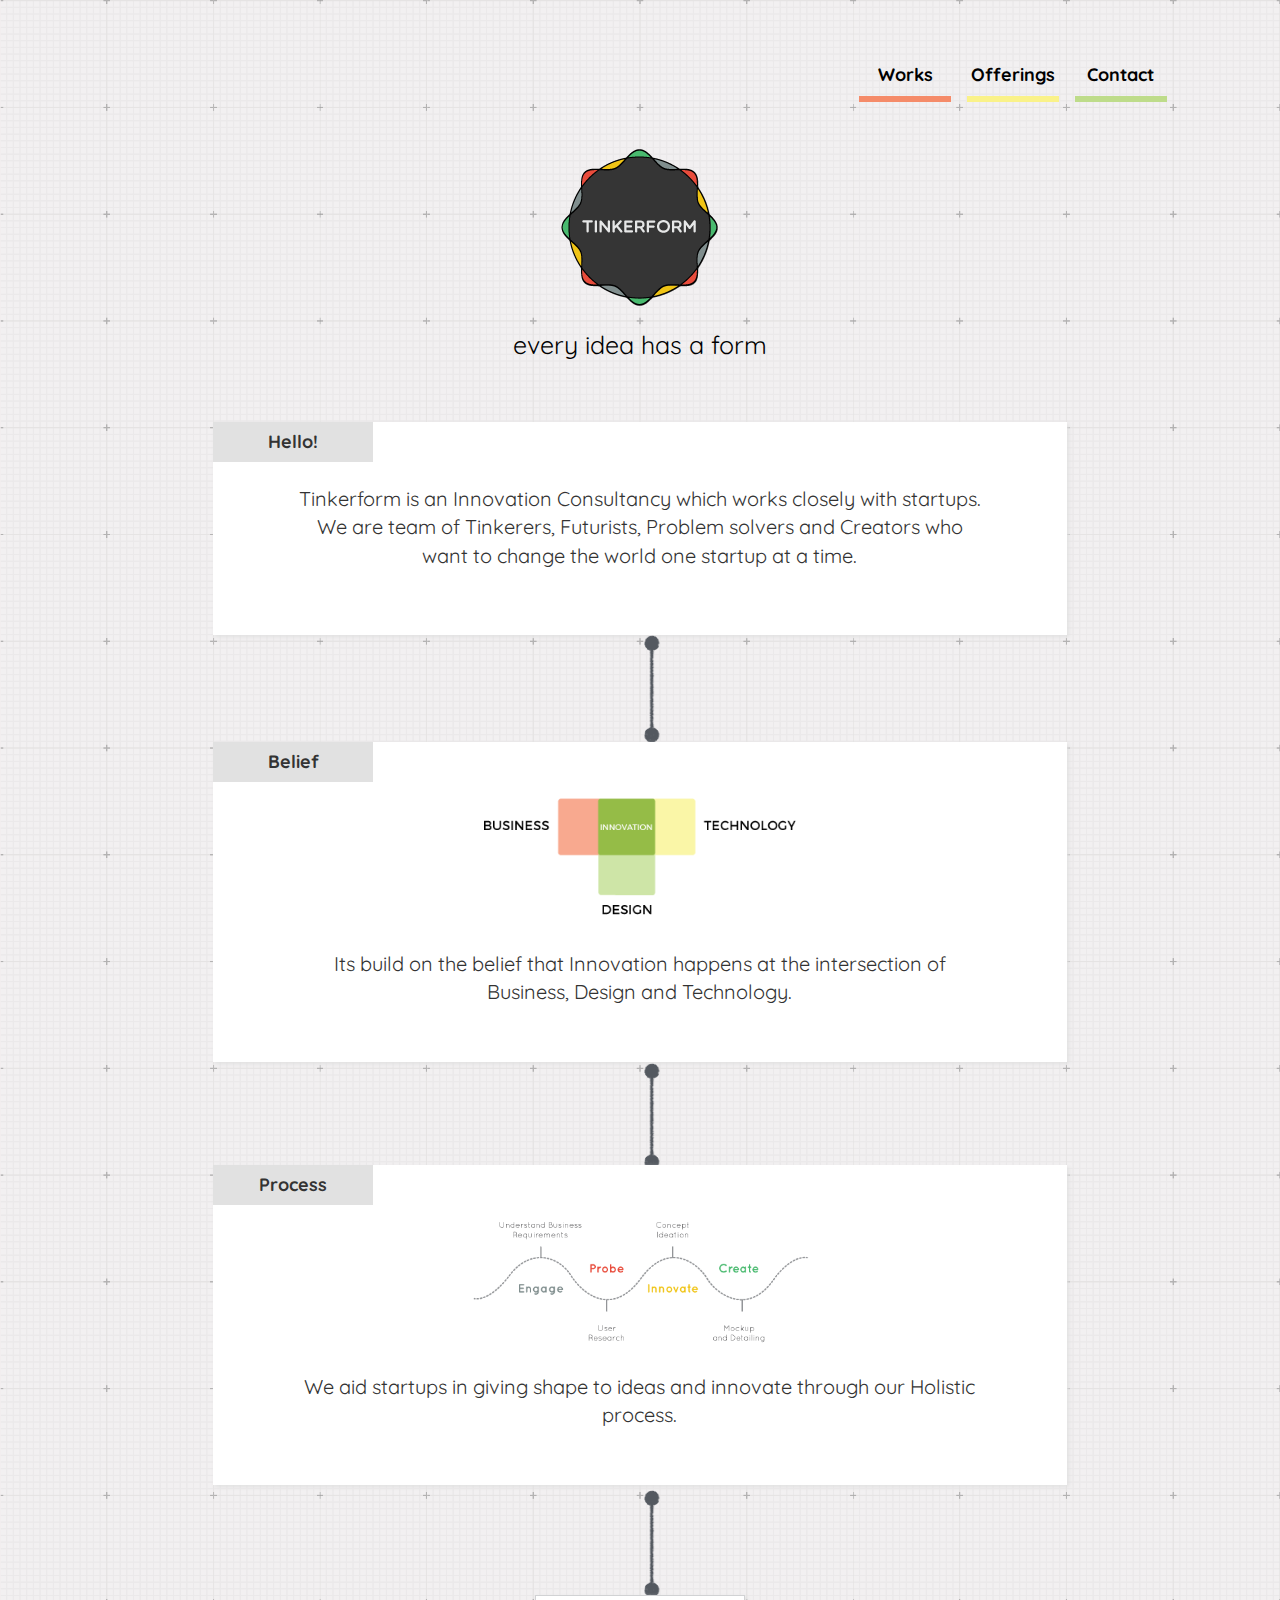
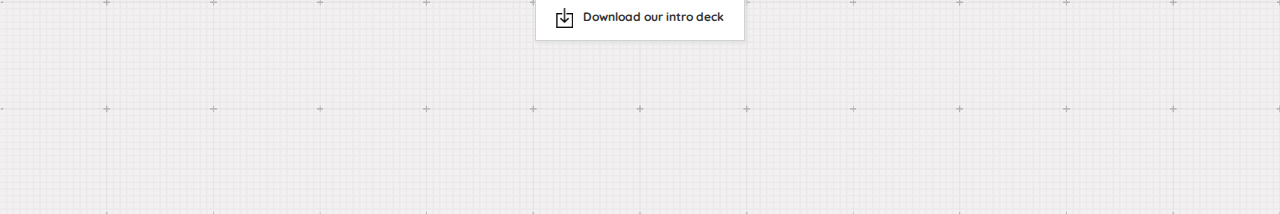
<file: index.html>
<!DOCTYPE html>
<html lang="en">
  <head>
	<link rel="icon" type="image/png" href="images/fevicon.png" />
    <meta charset="utf-8">
    <meta http-equiv="X-UA-Compatible" content="IE=edge">
    <meta name="viewport" content="width=device-width, initial-scale=1">
    <!-- The above 3 meta tags *must* come first in the head; any other head content must come *after* these tags -->
    <title>Tinkerform-every idea has a form</title>

    <!-- Bootstrap -->
    <link href="css/bootstrap.min.css" rel="stylesheet">
	<link href="css/custom.css" rel="stylesheet">
	<link href="css/media-queries.css" rel="stylesheet">
	<link href='http://fonts.googleapis.com/css?family=Quicksand' rel='stylesheet' type='text/css'>
	<link href='http://fonts.googleapis.com/css?family=Quicksand:400,700' rel='stylesheet' type='text/css'>
    <!-- HTML5 shim and Respond.js for IE8 support of HTML5 elements and media queries -->
    <!-- WARNING: Respond.js doesn't work if you view the page via file:// -->
    <!--[if lt IE 9]>
      <script src="https://oss.maxcdn.com/html5shiv/3.7.2/html5shiv.min.js"></script>
      <script src="https://oss.maxcdn.com/respond/1.4.2/respond.min.js"></script>
    <![endif]-->
  </head>
  <body>
  	<div class="header-small">
    <div class="navbar-toggle" title='Menu'>
      <div class="bar1"></div>
      <div class="bar2"></div>
      <div class="bar3"></div>
    </div>
    <nav class="nav-hide">
       <ul>
        <li><a href="index.html">Home</a></li>
        <li><a href="works.html">Works</a></li>
        <li><a href="offerings.html">Offerings</a></li>
        <li><a href="contacts.html">Contact Us</a></li>
      </ul>
    </nav>
  </div>
  <div class="header-small-logo text-center">
    <a href="index.html"><img src="images/Tinkerform-logo.png"></a>
  </div>
  	<div class="col-md-12 col-sm-12 header header-home">
   		<div class="col-md-offset-6 col-md-6 col-sm-offset-6 col-sm-6">
   			<div class="col-md-offset-4 col-sm-offset-2 head-nav">
	  			<a href="works.html"><div class="red-border"><b>Works</b></div></a>
	  			<a href="offerings.html"><div class="yellow-border"><b>Offerings</b></div></a>
	  			<a href="contacts.html"><div class="green-border"><b>Contact</b></div></a>
  			</div>
  		</div>
  	</div>
    <div class="outer col-md-12 col-sm-12 col-xs-12">  
			<div id="center" class="col-md-8 col-sm-offset-2 col-md-offset-2 col-lg-8 col-xs-12 col-sm-8">
			
				<div class="logo-box col-md-12 col-sm-12 col-xs-12">
					<div class="col-md-offset-2 col-md-8 col-xs-12 col-sm-offset-2 col-sm-8">
						<img src="images/Tinkerform-logo.png">
						<p>every idea has a form</p>
					</div>
				</div>
				<div class="col-md-12 col-sm-12 header-small-home">
			   		<div class="col-md-offset-6 col-md-6 col-sm-offset-6 col-sm-6">
			   			<div class="col-md-offset-4 col-sm-offset-2 head-nav">
				  			<a href="works.html"><div class="red-border"><b>Works</b></div></a>
				  			<a href="offerings.html"><div class="yellow-border"><b>Offerings</b></div></a>
				  			<a href="contacts.html"><div class="green-border"><b>Contact</b></div></a>
			  			</div>
			  		</div>
			  	</div>
				<div class="box box1 col-md-12 col-sm-12 col-xs-12 shadow">
					<div class="small-box text-center">
						<div><b>Hello!</b></div>
					</div>
					<p class="text-center">Tinkerform is an Innovation Consultancy which works closely with startups.<br/>
					We are team of Tinkerers, Futurists, Problem solvers and Creators who want to change the world one startup at a time.</p>
				</div>
				<div class="connector1 col-md-11 col-sm-12 col-xs-12">
					<div class="col-md-offset-6 col-md-1 text-center">
						<img src="images/connector.png">
					</div>
				</div>
				<div class="box text-center box2 col-md-12 col-sm-12 col-xs-12 shadow">
					<div class="small-box text-center">
						<div><b>Belief</b></div>
					</div>
					<img class="innovation-img" src="images/innovation.png">
					<p>Its build on the belief that Innovation happens at the intersection of Business, Design and Technology.</p>
				</div>
				<div class="connector2 col-md-11 col-sm-12 col-xs-12">
					<div class="col-md-offset-6 col-md-1 text-center">
						<img src="images/connector.png">
					</div>
				</div>
				<div class="box text-center box3 col-sm-12 col-md-12 col-xs-12 shadow">
					<div class="small-box text-center">
						<div><b>Process</b></div>
					</div>
					<img class="process-img" src="images/process.png">
					<p>We aid startups in giving shape to ideas and innovate through our Holistic process.</p>
				</div>
				<div class="connector3 col-md-11 col-sm-12 col-xs-12">
					<div class="col-md-offset-6 col-md-1 text-center">
						<img src="images/connector.png">
					</div>
				</div>
				<div class="box-download text-center col-md-12 col-sm-12 col-xs-12 ">
					<div class="col-md-offset-2 col-md-8 text-center">
						<div class="download-button shadow">
							<img src="images/download.png">Download our intro deck
						</div>
					</div>
				</div>
		
		</div>
	</div>
    <!-- jQuery (necessary for Bootstrap's JavaScript plugins) -->
    <script src="https://ajax.googleapis.com/ajax/libs/jquery/1.11.2/jquery.min.js"></script>
    <!-- Include all compiled plugins (below), or include individual files as needed -->
    <script type='text/javascript' src='js/navbar.js'></script>
    <script src="js/custom.js"></script>
    <script src="js/bootstrap.min.js"></script>
    <script src="https://ajax.googleapis.com/ajax/libs/jquery/2.1.3/jquery.min.js"></script>
	<script type="text/javascript" src="http://arrow.scrolltotop.com/arrow13.js"></script>
	<noscript>Not seeing a <a href="http://www.scrolltotop.com/">Scroll to Top Button</a>? Go to our FAQ page for more info.</noscript>

  </body>
</html>
</file>
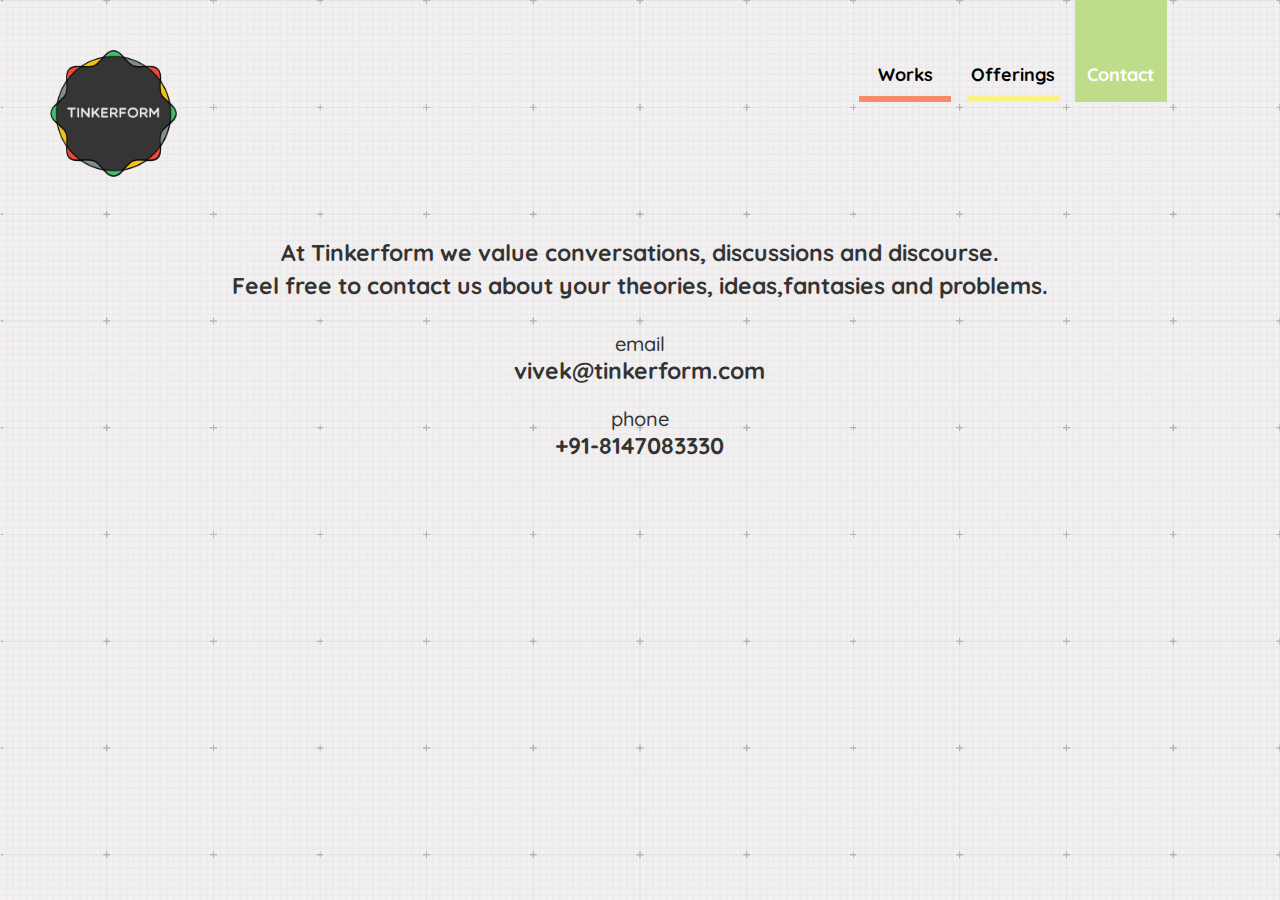
<file: contacts.html>
<!DOCTYPE html>
<html lang="en">
  <head>
  <link rel="icon" type="image/png" href="images/fevicon.png" />
    <meta charset="utf-8">
    <meta http-equiv="X-UA-Compatible" content="IE=edge">
    <meta name="viewport" content="width=device-width, initial-scale=1">
    <!-- The above 3 meta tags *must* come first in the head; any other head content must come *after* these tags -->
    <title>Tinkerform-every idea has a form</title>

    <!-- Bootstrap -->
    <link href="css/bootstrap.min.css" rel="stylesheet">
  <link href="css/custom.css" rel="stylesheet">
  <link href="css/media-queries.css" rel="stylesheet">
  <link href='http://fonts.googleapis.com/css?family=Quicksand' rel='stylesheet' type='text/css'>
  <link href='http://fonts.googleapis.com/css?family=Quicksand:400,700' rel='stylesheet' type='text/css'>
    <!-- HTML5 shim and Respond.js for IE8 support of HTML5 elements and media queries -->
    <!-- WARNING: Respond.js doesn't work if you view the page via file:// -->
    <!--[if lt IE 9]>
      <script src="https://oss.maxcdn.com/html5shiv/3.7.2/html5shiv.min.js"></script>
      <script src="https://oss.maxcdn.com/respond/1.4.2/respond.min.js"></script>
    <![endif]-->
  </head>
  <body>
      <div class="header-small">
    <div class="navbar-toggle" title='Menu'>
      <div class="bar1"></div>
      <div class="bar2"></div>
      <div class="bar3"></div>
    </div>
    <nav class="nav-hide">
       <ul>
        <li><a href="index.html">Home</a></li>
        <li><a href="works.html">Works</a></li>
        <li><a href="offerings.html">Offerings</a></li>
        <li><a href="contacts.html">Contact Us</a></li>
      </ul>
    </nav>
  </div>
  <div class="header-small-logo text-center">
    <a href="index.html"><img src="images/Tinkerform-logo.png"></a>
  </div>
    <div class="col-md-12 col-sm-12 header">
      <div class="col-md-6 col-sm-6 head_logo head_logo_small">
        <div>
          <a href="index.html"><img src="images/Tinkerform-logo.png"></a>
        </div>
      </div>
      <div class="col-md-6 col-sm-6">
        <div class="col-md-offset-4 col-sm-offset-2 head-nav">
          <a href="works.html"><div class="red-border"><b>Works</b></div></a>
          <a href="offerings.html"><div class="yellow-border"><b>Offerings</b></div></a>
          <a href="contacts.html"><div class="green-border back-green"><b>Contact</b></div></a>
        </div>
      </div>
    </div>
    <div class="col-md-12">
    <div>
    <div class="text-center col-md-12 col-sm-12 contacts">
      <div class="col-md-offset-1 col-md-10">
        <p>At Tinkerform we value conversations, discussions and discourse.<br/>Feel free to contact us about your theories, ideas,fantasies and problems.</p>
      </div>
    </div>
    <div class="col-md-12 col-sm-12 text-center contacts-detail">
      <div class="col-md-offset-1 col-md-10 padding-reset">
        <h3>email</h3>
        <p>vivek@tinkerform.com</p>
        <h3>phone</h3>
        <p>+91-8147083330</p>
      </div>
    </div>
    </div>
    </div>
    <!-- jQuery (necessary for Bootstrap's JavaScript plugins) -->
    <script src="https://ajax.googleapis.com/ajax/libs/jquery/1.11.2/jquery.min.js"></script>
    <!-- Include all compiled plugins (below), or include individual files as needed -->
    <script type='text/javascript' src='js/navbar.js'></script>
    <script src="js/custom.js"></script>
    <script src="js/bootstrap.min.js"></script>
    <script src="https://ajax.googleapis.com/ajax/libs/jquery/2.1.3/jquery.min.js"></script>
    <script type="text/javascript" src="http://arrow.scrolltotop.com/arrow13.js"></script>
    <noscript>Not seeing a <a href="http://www.scrolltotop.com/">Scroll to Top Button</a>? Go to our FAQ page for more info.</noscript>

  </body>
</html>
</file>
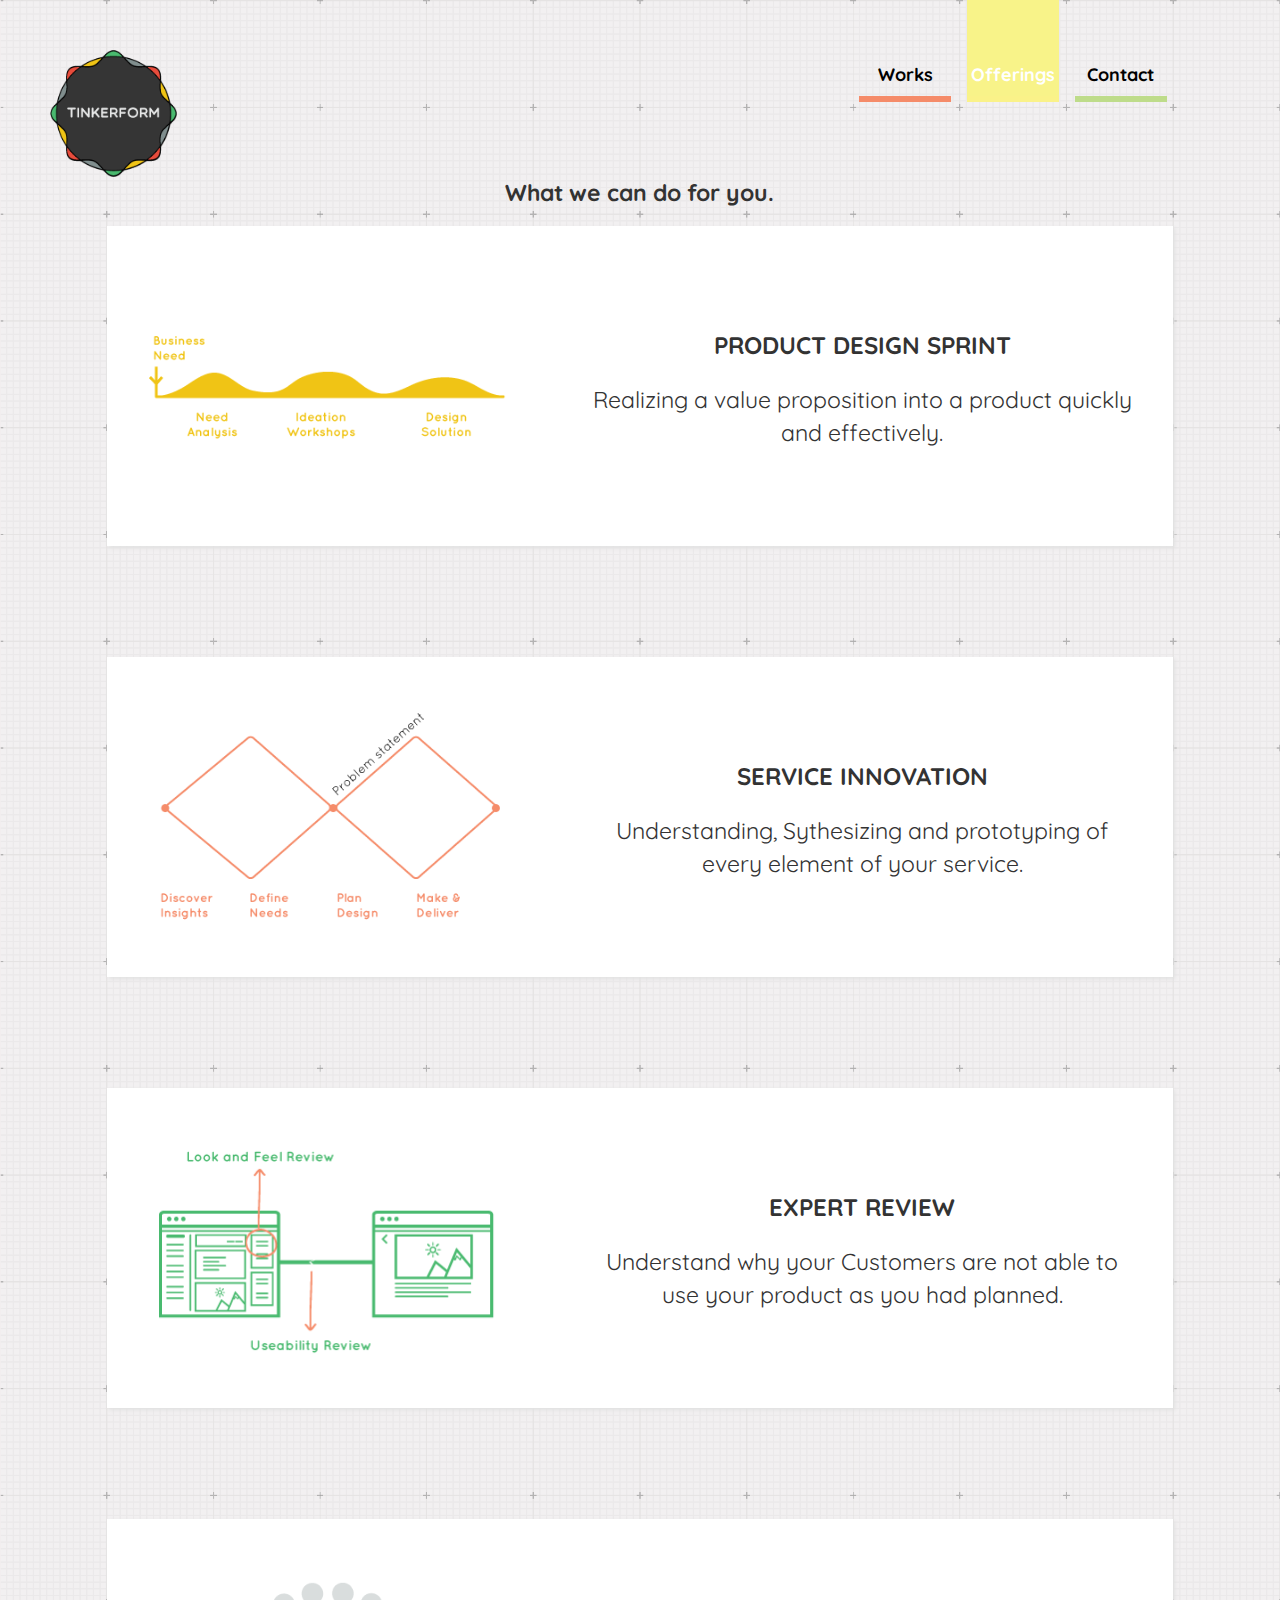
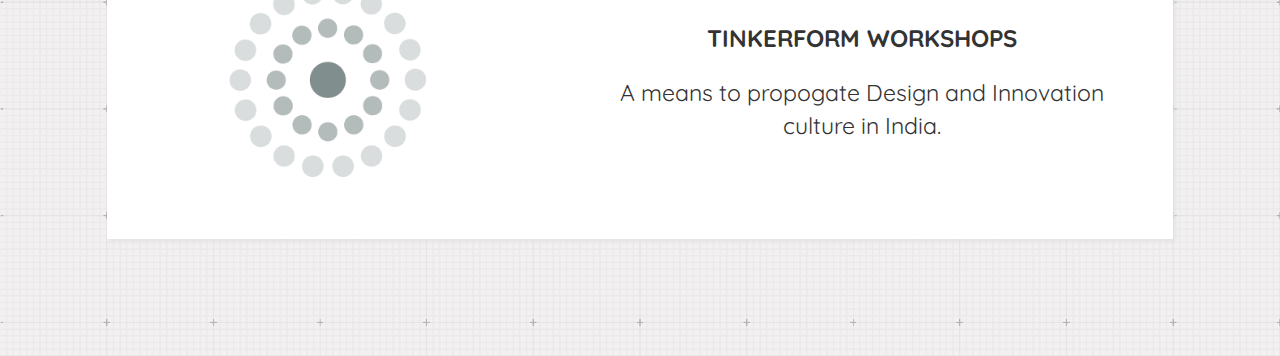
<file: offerings.html>
<!DOCTYPE html>
<html lang="en">
  <head>
  <link rel="icon" type="image/png" href="images/fevicon.png" />
    <meta charset="utf-8">
    <meta http-equiv="X-UA-Compatible" content="IE=edge">
    <meta name="viewport" content="width=device-width, initial-scale=1">
    <!-- The above 3 meta tags *must* come first in the head; any other head content must come *after* these tags -->
    <title>Tinkerform-every idea has a form</title>

    <!-- Bootstrap -->
    <link href="css/bootstrap.min.css" rel="stylesheet">
  <link href="css/custom.css" rel="stylesheet">
  <link href="css/media-queries.css" rel="stylesheet">
  <link href='http://fonts.googleapis.com/css?family=Quicksand' rel='stylesheet' type='text/css'>
  <link href='http://fonts.googleapis.com/css?family=Quicksand:400,700' rel='stylesheet' type='text/css'>
    <!-- HTML5 shim and Respond.js for IE8 support of HTML5 elements and media queries -->
    <!-- WARNING: Respond.js doesn't work if you view the page via file:// -->
    <!--[if lt IE 9]>
      <script src="https://oss.maxcdn.com/html5shiv/3.7.2/html5shiv.min.js"></script>
      <script src="https://oss.maxcdn.com/respond/1.4.2/respond.min.js"></script>
    <![endif]-->
  </head>
  <body>
    <div class="header-small">
    <div class="navbar-toggle" title='Menu'>
      <div class="bar1"></div>
      <div class="bar2"></div>
      <div class="bar3"></div>
    </div>
    <nav class="nav-hide">
       <ul>
        <li><a href="index.html">Home</a></li>
        <li><a href="works.html">Works</a></li>
        <li><a href="offerings.html">Offerings</a></li>
        <li><a href="contacts.html">Contact Us</a></li>
      </ul>
    </nav>
  </div>
  <div class="header-small-logo text-center">
    <a href="index.html"><img src="images/Tinkerform-logo.png"></a>
  </div>

    <div class="col-md-12 col-sm-12 header">
      <div class="col-md-6 col-sm-6 head_logo head_logo_small">
        <div>
          <a href="index.html"><img src="images/Tinkerform-logo.png"></a>
        </div>
      </div>
      <div class="col-md-6 col-sm-6">
        <div class="col-md-offset-4 col-sm-offset-2 head-nav">
          <a href="works.html"><div class="red-border"><b>Works</b></div></a>
          <a href="offerings.html"><div class="yellow-border back-yellow"><b>Offerings</b></div></a>
          <a href="contacts.html"><div class="green-border"><b>Contact</b></div></a>
        </div>
      </div>
    </div>
    <div class="offering-heading text-center col-md-12 col-sm-12">
      <div class="col-md-offset-1 col-md-10">
        <p><b>What we can do for you.</b></p>
      </div>
    </div>
    <div class="col-md-12 offerings col-sm-12">
      <div class="col-md-offset-1 col-md-10 padding-reset">
        <div class="offering-1 col-md-12 shadow">
          <div class="col-md-5 col-sm-5 col-xs-12 service2 text-center">
            <div>
              <img src="images/services/service-2.png">
            </div>
          </div>
          <div class="col-md-7 col-sm-7 col-xs-12 service2-content">
            <div>
              <h3><b>PRODUCT DESIGN SPRINT</b></h3>
              <p>Realizing a value proposition into a product quickly and effectively.</p>
            </div>
          </div>
        </div>
        <div class="offering-2 col-md-12 shadow">
          <div class="col-md-5 col-sm-5 col-xs-12 service1 text-center">
            <div>
              <img src="images/services/service-1.png">
            </div>
          </div>
          <div class="col-md-7 col-sm-7 col-xs-12 service1-content">
            <div>
              <h3><b>SERVICE INNOVATION</b></h3>
              <p>Understanding, Sythesizing and prototyping of every element of your service.</p>
            </div>
          </div>
        </div>
        <div class="offering-3 col-md-12 shadow">
          <div class="col-md-5 col-sm-5 col-xs-12 service3 text-center">
            <div>
              <img src="images/services/service-3.png">
            </div>
          </div>
          <div class="col-md-7 col-sm-7 col-xs-12 service3-content">
            <div>
              <h3><b>EXPERT REVIEW</b></h3>
              <p>Understand why your Customers are not able to use your product as you had planned.</p>
            </div>
          </div>
        </div>
        <div class="offering-4 col-md-12 shadow">
          <div class="col-md-5 col-sm-5 col-xs-12 service1 text-center">
            <div>
              <img src="images/services/service-4.png">
            </div>
          </div>
          <div class="col-md-7 col-sm-7 col-xs-12 service4-content">
            <div>
              <h3><b>TINKERFORM WORKSHOPS</b></h3>
              <p>A means to propogate Design and Innovation culture in India.</p>
            </div>
          </div>
        </div>
      </div>
    </div>
    <!-- jQuery (necessary for Bootstrap's JavaScript plugins) -->
    <script src="https://ajax.googleapis.com/ajax/libs/jquery/1.11.2/jquery.min.js"></script>
    <!-- Include all compiled plugins (below), or include individual files as needed -->
   <script type='text/javascript' src='js/navbar.js'></script>
    <script src="js/custom.js"></script>
    <script src="js/bootstrap.min.js"></script>
    <script src="https://ajax.googleapis.com/ajax/libs/jquery/2.1.3/jquery.min.js"></script>
    <script type="text/javascript" src="http://arrow.scrolltotop.com/arrow13.js"></script>
    <noscript>Not seeing a <a href="http://www.scrolltotop.com/">Scroll to Top Button</a>? Go to our FAQ page for more info.</noscript>

  </body>
</html>
</file>
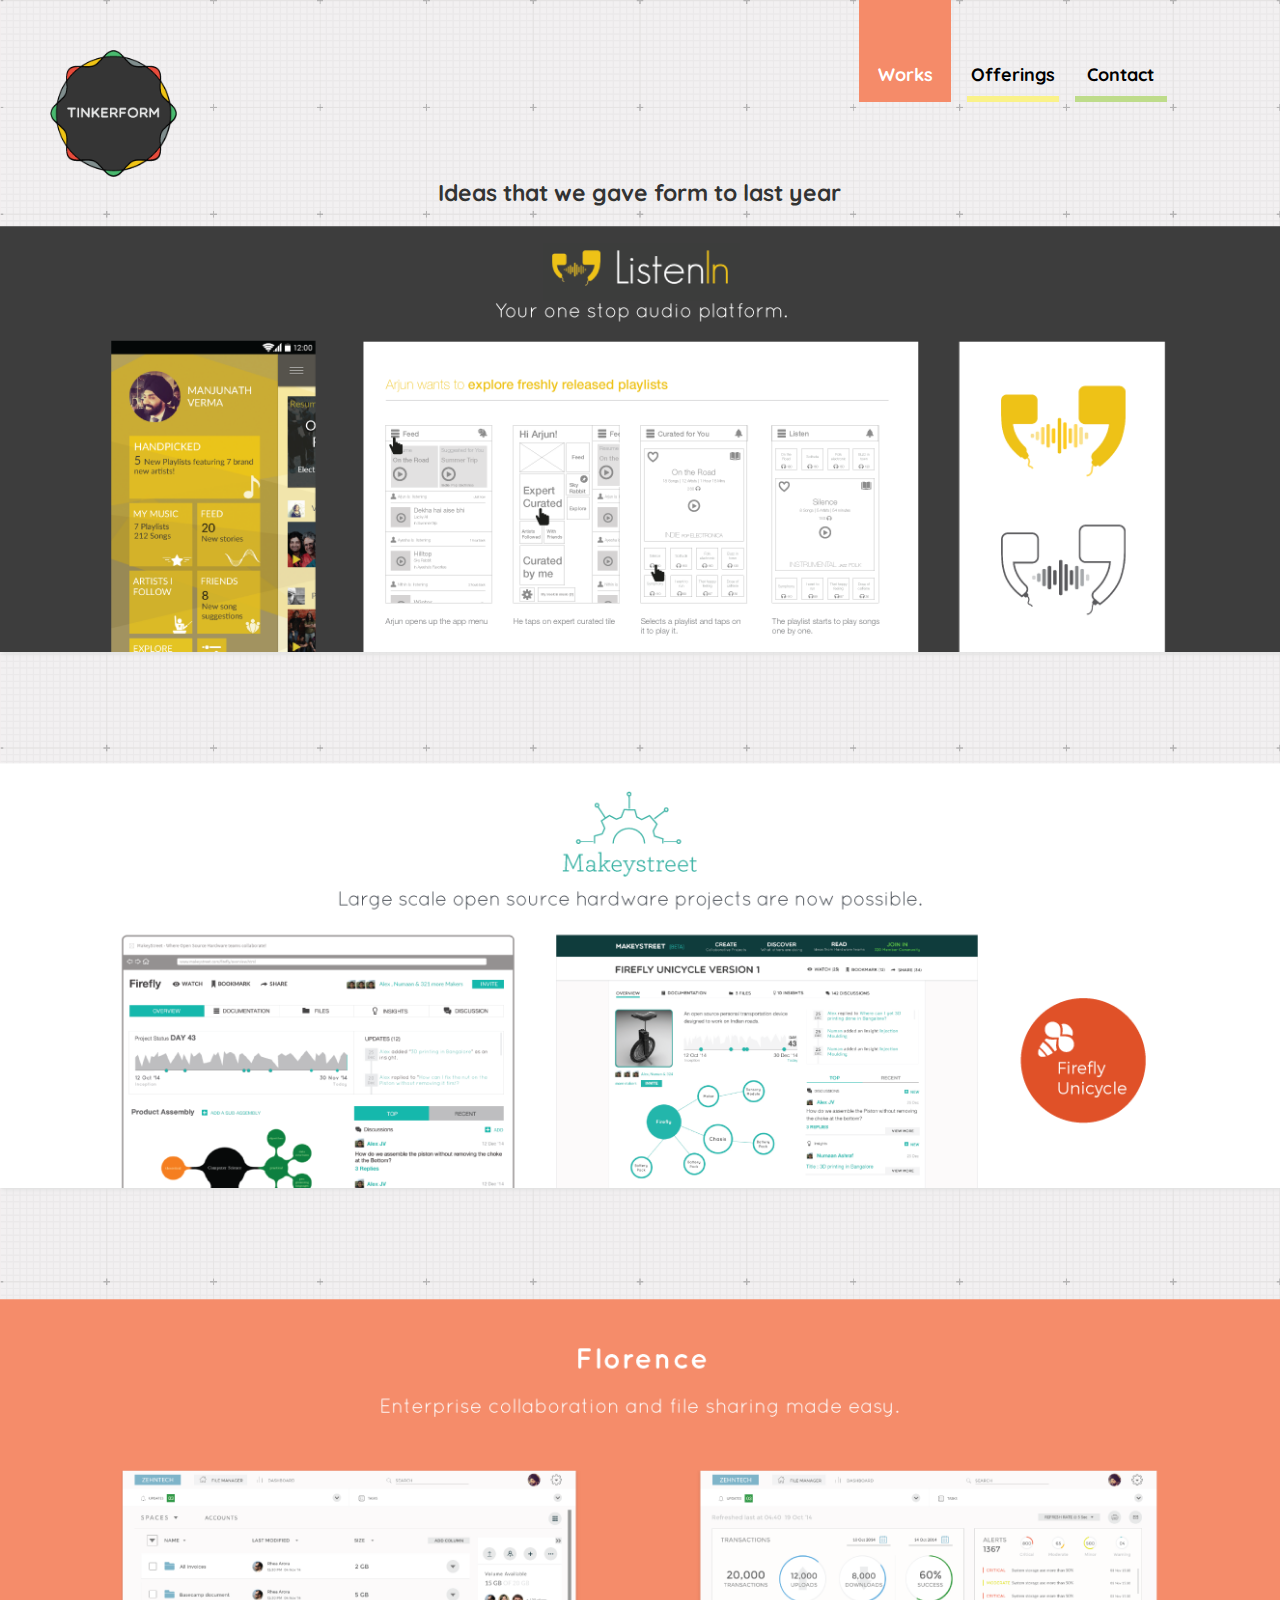
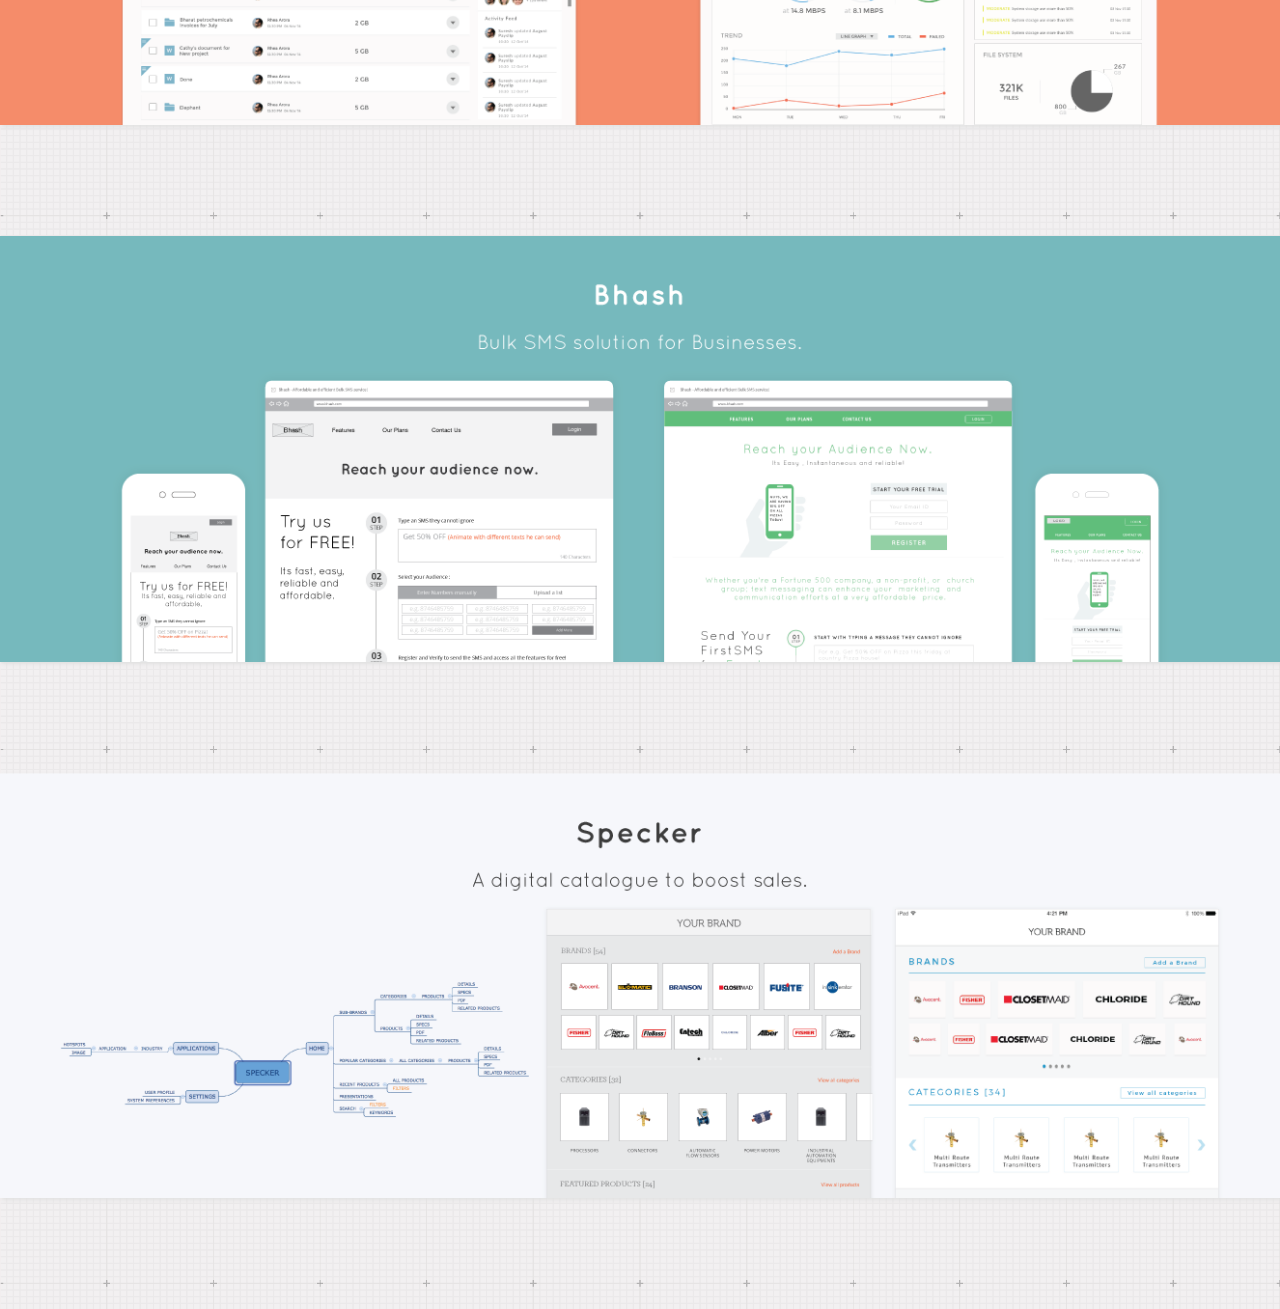
<file: works.html>
<!DOCTYPE html>
<html lang="en">
  <head>
  <link rel="icon" type="image/png" href="images/fevicon.png" />
    <meta charset="utf-8">
    <meta http-equiv="X-UA-Compatible" content="IE=edge">
    <meta name="viewport" content="width=device-width, initial-scale=1">
    <!-- The above 3 meta tags *must* come first in the head; any other head content must come *after* these tags -->
    <title>Tinkerform-every idea has a form</title>

    <!-- Bootstrap -->
    <link href="css/bootstrap.min.css" rel="stylesheet">
  <link href="css/custom.css" rel="stylesheet">
  <link href="css/media-queries.css" rel="stylesheet">
  <link href='http://fonts.googleapis.com/css?family=Quicksand' rel='stylesheet' type='text/css'>
  <link href='http://fonts.googleapis.com/css?family=Quicksand:400,700' rel='stylesheet' type='text/css'>
    <!-- HTML5 shim and Respond.js for IE8 support of HTML5 elements and media queries -->
    <!-- WARNING: Respond.js doesn't work if you view the page via file:// -->
    <!--[if lt IE 9]>
      <script src="https://oss.maxcdn.com/html5shiv/3.7.2/html5shiv.min.js"></script>
      <script src="https://oss.maxcdn.com/respond/1.4.2/respond.min.js"></script>
    <![endif]-->
  </head>
  <body>
  <div class="header-small">
    <div class="navbar-toggle" title='Menu'>
      <div class="bar1"></div>
      <div class="bar2"></div>
      <div class="bar3"></div>
    </div>
    <nav class="nav-hide">
       <ul>
        <li><a href="index.html">Home</a></li>
        <li><a href="works.html">Works</a></li>
        <li><a href="offerings.html">Offerings</a></li>
        <li><a href="contacts.html">Contact Us</a></li>
      </ul>
    </nav>
  </div>
  <div class="header-small-logo text-center">
    <a href="index.html"><img src="images/Tinkerform-logo.png"></a>
  </div>
    <div class="col-md-12 col-sm-12 header">
      <div class="col-md-6 col-sm-6 head_logo head_logo_small">
        <div>
          <a href="index.html"><img src="images/Tinkerform-logo.png"></a>
        </div>
      </div>
      <div class="col-md-6 col-sm-6">
        <div class="col-md-offset-4 col-sm-offset-2 head-nav">
          <a href="works.html"><div class="red-border back-red"><b>Works</b></div></a>
          <a href="offerings.html"><div class="yellow-border"><b>Offerings</b></div></a>
          <a href="contacts.html"><div class="green-border"><b>Contact</b></div></a>
        </div>
      </div>
    </div>
    <div class="work-heading text-center col-md-12 col-sm-12">
      <div class="col-md-offset-1 col-md-10">
        <p><b>Ideas that we gave form to last year</b></p>
      </div>
    </div>
    <div class="works col-md-12 col-sm-12">
      <div class="col-md-12 shadow">
         <img style="width: 100%;" src="images/work/listenin.png">
      </div>
      <div class="col-md-12 shadow">
        <img style="width: 100%;" src="images/work/makeystreet.png">
      </div>
      <div class="col-md-12 shadow">
        <img style="width: 100%;" src="images/work/zehntech.png">
      </div>
      <div class="col-md-12 shadow">
        <img style="width: 100%;" src="images/work/bhash.png">
      </div>
      <div class="col-md-12 shadow">
        <img style="width: 100%;" src="images/work/specker.png">
      </div>
    </div>
    <div class="works-small">
      <div class="col-md-12 shadow">
         <img style="width: 100%; margin-bottom: 50px;" src="images/work/listenin-mobile.png">
      </div>
      <div class="col-md-12 shadow">
        <img style="width: 100%;  margin-bottom: 50px;" src="images/work/makeystreet-mobile.png">
      </div>
      <div class="col-md-12 shadow">
        <img style="width: 100%;  margin-bottom: 50px;" src="images/work/flums-mobile.png">
      </div>
      <div class="col-md-12 shadow">
        <img style="width: 100%;  margin-bottom: 50px;" src="images/work/bhash-mobile.png">
      </div>
      <div class="col-md-12 shadow">
        <img style="width: 100%;  margin-bottom: 50px;" src="images/work/specker-mobile.png">
      </div>
    </div>
    <!-- jQuery (necessary for Bootstrap's JavaScript plugins) -->
    <script src="https://ajax.googleapis.com/ajax/libs/jquery/1.11.2/jquery.min.js"></script>
    <!-- Include all compiled plugins (below), or include individual files as needed -->
    <script type='text/javascript' src='js/navbar.js'></script>
    <script src="js/custom.js"></script>
    <script src="js/bootstrap.min.js"></script>
    <script src="https://ajax.googleapis.com/ajax/libs/jquery/2.1.3/jquery.min.js"></script>
    <script type="text/javascript" src="js/arrow13.js"></script>
    <noscript>Not seeing a <a href="http://www.scrolltotop.com/">Scroll to Top Button</a>? Go to our FAQ page for more info.</noscript>

  </body>
</html>
</file>
<file: css/custom.css>
body {
	font-family:'Quicksand', sans-serif;
	height: 100%;
	width:100%;
	background-image: url("../images/grid_12.png");
	background-repeat: repeat-x repeat-y;
	background-size: 100%;
}
.shadow {
	box-shadow: 2px 2px 4px #e1e1e1;
}
.padding-reset {
	padding: 0;
}
.vertically-bottom {
	vertical-align: bottom;
}
.head_logo div{
	padding: 50px 50px 0 50px;
}
.head_logo p {
  margin-top: 10px;
  font-size: 16px;
}
.head_logo img {
	width: 127px;
}
.works div {
	margin-bottom: 111px;
}
.work-heading h3 {
	margin-top: 10px;
}
.work-listenin {
	background: #3d3d3d;
	padding-top: 10px;
}
.work-makeystreet {
	background: #fff;
}
.work-bhash {
	background: #87BEE5;
	color: #fff;
}
.work-specker {
	margin-bottom: 120px;
	background: #F6F7FB;
}
.work-zehntech, .work-specker, .work-zehntech, .work-bhash, .work-makeystreet  {
	padding-top: 10px;
	margin-top: 111px;
}
.work-zehntech {
	background: #F58C6A;
	color: #fff;
}
.work-listenin p {
	color: #fff;
	font-size: 20px;
}
.work-makeystreet p, .work-bhash p, .work-specker p, .work-zehntech p {
	font-size: 20px;
}
.work-listenin img, .work-makeystreet img, .work-bhash img, .work-specker img, .work-zehntech img {
	padding-right: 15px;
	padding-left: 15px;
}
.offering-heading div {
	font-size: 23px;
}
.work-heading div {
  font-size: 23px;
  margin-bottom: 6px;
}
.offering-1, .offering-2, .offering-3, .offering-4 {
	height: 200px;
}
.offering-1 {
	margin-top: 6px;
	display: flex;
}
.offering-2, .offering-3, .offering-4 {
	margin-top: 111px;
	display: flex;
}
.offering-4 {
	margin-bottom: 117px;
}
.offering-1 img, .offering-2 img, .offering-3 img, .offering-4 img{
	width: 90%;
}
.offering-4 img {
  width: 53%;
}
.service1, .service2, .service4, .service3 {
	background: #fff;
	display: table;
	height: 100%;
}
.service1 div, .service2 div, .service4 div, .service3 div, .service1-content div, .service2-content div, .service4-content div, .service3-content div {
	display: table-cell;
	vertical-align: middle;
}
.service1-content, .service2-content, .service4-content, .service3-content {
	background: #fff;
	text-align: center;
	display: table;
	height: 100%;
	padding-left: 40px;
	padding-right: 40px;
}
.service1-content h3, .service2-content h3, .service4-content h3, .service3-content h3{
	margin-bottom: 25px;
}
.service1-content p, .service2-content p, .service4-content p, .service3-content p{
	font-size: 23px;
}
.para-2 {
	margin-top: 25px;
}
.back-red {
	background-color: #f58b69;
}
a .back-red {
	color: #fff !important;
}
.back-yellow {
	background: #F8F389;
}
a .back-yellow{
	color: #fff !important ;
}
.back-green {
	background: #BEDC8A;
}
a .back-green {
	color: #fff !important;
}

.head-nav div {
	padding-top: 73px;
	padding-bottom: 8px;
	text-align: center;
	width: 21.5%;
	display: inline-block;
	font-size: 18px;
	margin-left: 6px;
	margin-right: 6px;
	color: #000;
}
.head-nav a div {
	text-decoration: none;
}
.red-border {
	border-bottom: 6px solid #f58b69;
}
.yellow-border {
	border-bottom: 6px solid #faf289;
}
.green-border {
	border-bottom: 6px solid #BEDC8A;
}
.col-md-2, .col-md-8 , .col-md-12, .col-md-6 {
	padding:0;
}

.logo-box {
	text-align: center;
	font-size: 25px;
	color: #000;
}
.logo-box img {
	margin-top: 15px;
}
.logo-box p {
	margin-top: 21px;
	margin-bottom: 0;
}

.box {

	background: #fff;
}
.box p {
	padding: 23px 80px;
}
.small-box {
	height: 40px;
	width: 160px;
	background: #e1e1e1;
	font-size: 18px;
	display: table;
}
.small-box div {
	display: table-cell;
	vertical-align: middle;
}
.box-download {
	padding-bottom: 178px;
}
.box-download div.download-button {
	font-size: 12px;
	font-weight: 700;
	border: 1px solid #d1d2d4;
	background: #fff;
	width: 70px;
	margin: 0 auto;
	width: 210px;
	padding: 12px;
}
.box-download img {
	width: 17px;
	height: 20px;
	margin-right: 10px;
}
.contacts p, .contacts-detail p {
	font-size: 23px;
	font-weight: 700;
}
.contacts p {
	padding-top: 60px;
}
.contacts-detail h3 {
	font-size: 20px;
	margin-bottom: 0;
} 
img.listenin-logo, img.logo-makey, .work-zehntech h3, .work-bhash h3, .work-specker h3{
	padding-top: 15px;
}
.work-listenin p, .work-makeystreet p, .work-zehntech p, .work-bhash p, .work-specker p{
	padding-bottom: 15px;
}
</file>
<file: css/media-queries.css>
/* ----------- mobiles ----------- */

@media screen and (min-width: 320px) and (max-width: 568px) {
	.hide-extra-small {
		display: none;
	}
	.header-home {
		display: none;
	}
	.header-small-home {
		display: none;
		margin-bottom: 20px;
	}
  .head-nav div {
		padding-top: 20px;
		width: 28%;
	}
	.logo-box {
		margin-bottom: 10px;
		display: none;
	}
	.head_logo img {
		margin-bottom: 30px;
	}
	.head_logo_small {
		text-align: center;
	}
	.logo-box img {
		height: 98px;
  		margin-top: 32px;
	}
	.logo-box p {
		font-size: 18px;
		margin-top: 5px;
	}
	.small-box {
		height: 30px;
		width: 90px;
		font-size: 16px;
	}
	.box p {
		padding: 5px;
	}
	img.process-img, img.innovation-img {
		height: 110px;
	}
	.box-download {
		padding-bottom: 90px;
	}
	.connector1 img, .connector2 img, .connector3 img {
		height: 60px;
	}
	.work-heading div p{
		font-size: 16px;
		padding-top: 25px;
	}
	.work-heading h3 {
	  font-size: 18px;
	}
	.work-zehntech img, .work-specker img, .work-bhash img, .work-makeystreet img {
		width: 100%;
	}
	.work-makeystreet img.logo-makey {
		width: 40%;
	}
	.work-makeystreet p, .work-bhash p, .work-specker p, .work-zehntech p, .work-listenin p {
		font-size: 14px;
	}
	.service1-content h3, .service2-content h3, .service4-content h3, .service3-content h3 {
	  margin-bottom: 4px;
	  font-size: 16px;
	}
	.service1-content, .service2-content, .service4-content, .service3-content {
	  background: #fff;
	  padding-left: 5px !important;
	  padding-right: 5px !important;
	}
	.service1-content p, .service2-content p, .service4-content p, .service3-content p {
	  font-size: 12px;
	}
	.contacts p, .contacts-detail p {
		font-size: 18px;
	}
	.contacts p {
		padding-top: 25px;
	}
	.contacts-detail h3 {
		font-size: 20px;
	}
	.offering-heading div {
		font-size: 18px;
		margin-top: 35px;
	}
	.offering-1 img, .offering-2 img, .offering-3 img {
	  width: 100%;
	  padding-top: 20px;
	}
	.offering-4 img {
	  width: 70%;
	  padding-top: 20px;
	}
	.offering-2, .offering-3, .offering-4 {
	  margin-top: 70px;
	}
	.offering-1, .offering-2, .offering-3, .offering-4 {
		display: block !important;
		height: 106px;
	}
	.service1, .service2, .service4, .service3 {
		margin-top: 40px;
	}
	.outer {
		padding-top: 30px;
	}
	.works {
		display: none;
	}
	.shadow {
		box-shadow: none;
	}
  	/*plugin style hamburger */
  	.header {
  		display: none;
  	}
 nav,
.navbar-toggle {
  -webkit-touch-callout: none;
  -webkit-user-select: none;
  -khtml-user-select: none;
  -moz-user-select: none;
  -ms-user-select: none;
  user-select: none;
}

nav {
  position: fixed;
  z-index: 10;
  background-color: #343434;
  width: 100%;
  height: 100%;
  text-align: center;
  display: table;
  color: white;
  opacity: 0.95;
}

.nav-hide { display: none; }

nav ul {
  display: table-cell;
  vertical-align: middle;
  padding-left: 0 !important;
}

nav ul li { list-style: none; padding-bottom: 10px; padding-top: 10px;}

nav ul li a {
  font-size: 36px;
  color: inherit;
  text-decoration: none;
}
nav ul li a:hover {
  font-size: 36px;
  color: inherit;
  text-decoration: none;
}

.navbar-toggle {
  position: fixed;
  z-index: 20;
  cursor: pointer;
  top: 5px;
  right: -4px;
  width: 54px;
  height: 45px;
}

.bar1,
.bar2,
.bar3 {
  width: 100%;
  height: 4px;
  margin-bottom: 5px;
  background-color: #343434;
  transition: all 0.3s ease-in-out;
}

.navbar-on .bar1,
.navbar-on .bar2,
.navbar-on .bar3 { background-color: white; }

.navbar-on .bar1 {
  transform-origin: 10% 40%;
  transform: rotate(45deg);
}

.navbar-on .bar3 {
  transform-origin: 10% 40%;
  transform: rotate(-45deg);
}

.navbar-on .bar2 { background-color: transparent; }
.header-small-logo {
	padding-top: 60px;
} 
.header-small-logo img {
	width: 40%;
} 

}
@media screen and (min-width: 568px) and (max-width: 768px) {
	.hide-small {
		display: none;
	}
	.header-home {
		display: none;
	}
	.header-small-home {
		display: none;
		margin-bottom: 60px;
	}
	.head-nav {
		margin-bottom: 20px;
	}
  .head-nav div {
		padding-top: 20px;
		width: 30%;
	}
	.head_logo img {
		margin-bottom: 30px;
	}
	.head_logo_small {
		text-align: center;
	}
	.head_logo_small img {
		margin-bottom: 30px;
	}
	.logo-box {
		margin-bottom: 20px;
		display: none;
	}
	.logo-box img {
		height: 130px;
  		margin-top: 60px;
	}
	.logo-box p {
		font-size: 20px;
	}
	img.process-img, img.innovation-img {
		height: 150px;
	}
	.box-download {
		padding-bottom: 117px;
	}
	.connector1 img, .connector2 img, .connector3 img {
		height: 90px;
	}
	.work-specker img {
		width: 30%;
	}
	.work-bhash img {
		width: 30%;
	}
	.work-bhash img.vertically-bottom {
		width: 15%;
	}
	.work-zehntech img {
		width: 40%;
	}
	.work-makeystreet img {
		width: 30%;
	}
	.work-makeystreet img.circle-icon, .work-makeystreet img.logo-makey {
		width: 15%;
	}
	.work-listenin img {
		width: 20%;
	}
	.work-listenin img.big-listenin {
		width: 50%;
	}
	.work-heading h3 {
	  font-size: 18px;
	}
	.service1-content h3, .service2-content h3, .service4-content h3, .service3-content h3 {
	  margin-top: 10px;
	  margin-bottom: 4px;
	  font-size: 18px;
	}
	.service1-content, .service2-content, .service4-content, .service3-content {
	  background: #fff;
	  padding-left: 5px !important;
	  padding-right: 5px !important;
	  padding-top: 30px;
	}
	.service1-content p, .service2-content p, .service4-content p, .service3-content p {
	  font-size: 14px;
	}
	.offering-4 img {
	  width: 55%;
	}
	.outer {
		padding-top: 30px;
	}
	.works {
		display: none;
	}
	/*plugin style hamburger */
  	.header {
  		display: none;
  	}
 nav,
.navbar-toggle {
  -webkit-touch-callout: none;
  -webkit-user-select: none;
  -khtml-user-select: none;
  -moz-user-select: none;
  -ms-user-select: none;
  user-select: none;
}

nav {
  position: fixed;
  z-index: 10;
  background-color: #343434;
  width: 100%;
  height: 100%;
  text-align: center;
  display: table;
  color: white;
  opacity: 0.95;
}

.nav-hide { display: none; }

nav ul {
  display: table-cell;
  vertical-align: middle;
  padding-left: 0 !important;
}

nav ul li { list-style: none; padding-bottom: 10px; padding-top: 10px;}

nav ul li a {
  font-size: 36px;
  color: inherit;
  text-decoration: none;
}
nav ul li a:hover {
  font-size: 36px;
  color: inherit;
  text-decoration: none;
}

.navbar-toggle {
  position: fixed;
  z-index: 20;
  cursor: pointer;
  top: 5px;
  right: -4px;
  width: 54px;
  height: 45px;
}

.bar1,
.bar2,
.bar3 {
  width: 100%;
  height: 4px;
  margin-bottom: 5px;
  background-color: #343434;
  transition: all 0.3s ease-in-out;
}

.navbar-on .bar1,
.navbar-on .bar2,
.navbar-on .bar3 { background-color: white; }

.navbar-on .bar1 {
  transform-origin: 10% 40%;
  transform: rotate(45deg);
}

.navbar-on .bar3 {
  transform-origin: 10% 40%;
  transform: rotate(-45deg);
}

.navbar-on .bar2 { background-color: transparent; }
.header-small-logo {
	padding-top: 60px;
} 

}
/* ----------- Tablet ----------- */

@media screen and (min-width: 768px) and (max-width: 992px) {
	.header-home {
		display: block;
	}
	.header-small-home {
		display: none;
	}
	.head-nav div {
		padding-top: 40px;
		width: 25%;
		font-size: 14px;
	}
	.logo-box {
		margin-bottom: 64px;
		margin-top: 32px;
		display: block;
	}
	.logo-box img {
		width: 130px;
	}
	.logo-box p {
 		margin-top: 10px;
 		font-size: 20px;
	}
	.small-box {
		height: 35px;
		width: 120px;
	}
	img.process-img, img.innovation-img {
		height: 110px;
	}
	.box-download {
		padding-bottom: 117px;
	}
	.connector1 img, .connector2 img, .connector3 img {
		height: 90px;
	}
	.work-specker img {
		width: 30%;
	}
	.work-bhash img {
		width: 30%;
	}
	.work-bhash img.vertically-bottom {
		width: 15%;
	}
	.work-zehntech img {
		width: 40%;
	}
	.work-makeystreet img {
		width: 30%;
	}
	.work-makeystreet img.circle-icon, .work-makeystreet img.logo-makey {
		width: 15%;
	}
	.work-listenin img {
		width: 20%;
	}
	.work-listenin img.big-listenin {
		width: 50%;
	}
	.service1-content h3, .service2-content h3, .service4-content h3, .service3-content h3 {
	  margin-bottom: 5px;
	  font-size: 20px;
	}
	.service1-content p, .service2-content p, .service4-content p, .service3-content p {
	  font-size: 16px;
	}
	.offering-1 img, .offering-2 img, .offering-3 img {
	  width: 83%;
	}
	.offering-4 img {
	  width: 55%;
	}
	.header-small {
		display: none;
	}
	.header-small-logo {
		display: none;
	}
	.header {
		display: block;
	}
	.head_logo div {
	  padding: 25px 25px 0 25px;
	}
	.works-small {
		display: none;
	}

}
@media screen and (min-width: 992px) and (max-width: 1200px) {
	.header-home {
		display: block;
	}
	.header-small-home {
		display: none;
	}
	.head-nav div {
		padding-top: 52px;
		width: 20.5%;
		font-size: 14px;
	}
	.logo-box {
		margin-bottom: 64px;
		margin-top: 32px;
		display: block;
	}

	.logo-box img {
		width: 130px;
	}
	.logo-box p {
 		margin-top: 10px;
 		font-size: 20px;
	}
	.small-box {
		height: 35px;
		width: 120px;
	}
	img.process-img, img.innovation-img {
		height: 110px;
	}
	.work-specker img {
		width: 30%;
	}
	.work-bhash img {
		width: 30%;
	}
	.work-bhash img.vertically-bottom {
		width: 15%;
	}
	.work-zehntech img {
		width: 40%;
	}
	.work-makeystreet img {
		width: 30%;
	}
	.work-makeystreet img.circle-icon, .work-makeystreet img.logo-makey {
		width: 15%;
	}
	.work-listenin img {
		width: 20%;
	}
	.work-listenin img.big-listenin {
		width: 50%;
	}
	.header-small {
		display: none;
	}
	.header-small-logo {
		display: none;
	}
	.works-small {
		display: none;
	}
}

/* ----------- Desktop ----------- */
@media screen and (min-width: 1200px) and (max-width: 1350px) {
	.header-home {
		display: block;
	}
	.header-small-home {
		display: none;
	}
	.box {
		font-size: 20px;
	}
	img.process-img, img.innovation-img {
		height: 145px;
	}
	.head-nav div {
  		padding-top: 62px;
	}
	.work-specker img {
		width: 30%;
	}
	.header-small {
		display: none;
	}
	.header-small-logo {
		display: none;
	}
	.logo-box {
		margin-bottom: 64px;
		margin-top: 32px;
		display: block;
	}
	.works-small {
		display: none;
	}
}
@media screen and (min-width: 1350px) and (max-width: 1600px) {
	.header-home {
		display: block;
	}
	.header-small-home {
		display: none;
	}
	.box {
		font-size: 22px;
	}
	img.process-img {
		height: 180px;
	}
	.header-small {
		display: none;
	}
	.header-small-logo {
		display: none;
	}
	.logo-box {
		margin-bottom: 64px;
		margin-top: 32px;
		display: block;
	}
	.works-small {
		display: none;
	}
}
</file>
